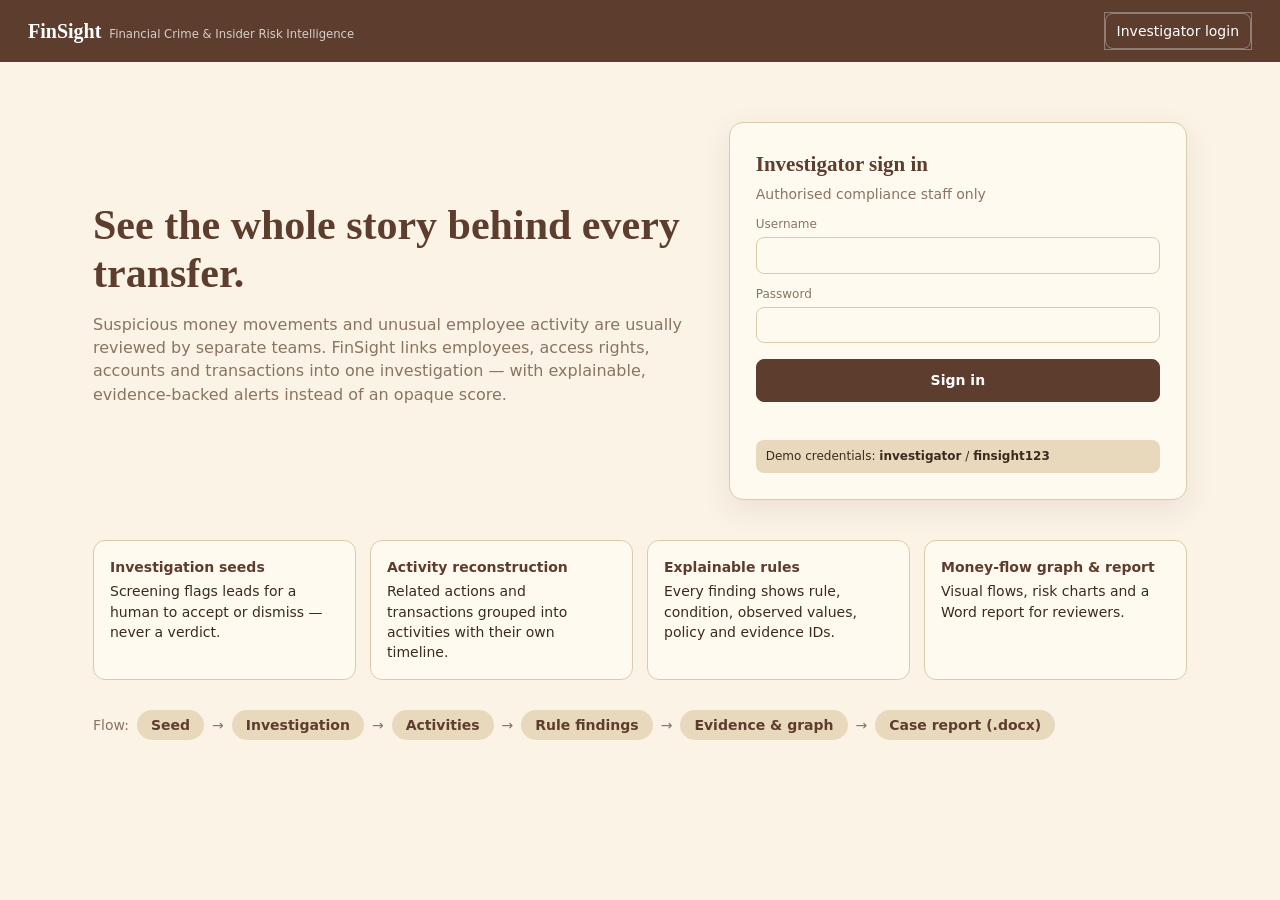
<file: frontend/index.html>
<!doctype html><html><head><meta charset="utf-8"><title>FinSight - Investigator Portal</title><meta name="viewport" content="width=device-width,initial-scale=1"><link rel="stylesheet" href="style.css"></head><body>
<div class="nav"><div><b>FinSight</b><small>Financial Crime &amp; Insider Risk Intelligence</small></div><a href="#login"><button>Investigator login</button></a></div>
<section class="hero"><div><h1>See the whole story behind every transfer.</h1>
<p>Suspicious money movements and unusual employee activity are usually reviewed by separate teams. FinSight links employees, access rights, accounts and transactions into one investigation &mdash; with explainable, evidence-backed alerts instead of an opaque score.</p></div>
<form class="login" id="login" onsubmit="return go(event)"><h2>Investigator sign in</h2><div class="mu">Authorised compliance staff only</div>
<label>Username</label><input id="u" autocomplete="username" required><label>Password</label><input id="p" type="password" autocomplete="current-password" required>
<button class="p">Sign in</button><div class="err" id="err"></div><div class="hint">Demo credentials: <b>investigator</b> / <b>finsight123</b></div></form></section>
<section class="feat"><div><b>Investigation seeds</b>Screening flags leads for a human to accept or dismiss &mdash; never a verdict.</div><div><b>Activity reconstruction</b>Related actions and transactions grouped into activities with their own timeline.</div><div><b>Explainable rules</b>Every finding shows rule, condition, observed values, policy and evidence IDs.</div><div><b>Money-flow graph &amp; report</b>Visual flows, risk charts and a Word report for reviewers.</div></section>
<div class="flow">Flow: <span>Seed</span>&rarr;<span>Investigation</span>&rarr;<span>Activities</span>&rarr;<span>Rule findings</span>&rarr;<span>Evidence &amp; graph</span>&rarr;<span>Case report (.docx)</span></div>
<script src="config.js"></script><script>
if (sessionStorage.getItem("fs")) location = "dashboard.html";
async function go(e) { e.preventDefault(); $err = document.getElementById("err"); $err.textContent = "";
  try { const r = await fetch(API + "/login", { method: "POST", headers: { "Content-Type": "application/json" }, body: JSON.stringify({ username: u.value, password: p.value }) }), d = await r.json();
    if (!r.ok) { $err.textContent = d.error; return false; } sessionStorage.setItem("fs", JSON.stringify(d)); location = "dashboard.html";
  } catch { $err.textContent = "Cannot reach the backend on port 5000. Is it running?"; } return false; }
</script></body></html>
</file>
<file: frontend/style.css>
:root{--cream:#faf3e6;--paper:#fffaf0;--tan:#e8d9bd;--line:#dccbab;--brown:#5c3d2e;--brown2:#a86f44;--tx:#3b2a20;--mu:#8a7462}
*{box-sizing:border-box}body{margin:0;font:14px/1.45 "Segoe UI",system-ui,sans-serif;background:var(--cream);color:var(--tx)}
h1,h2,h3{font-family:Georgia,serif;color:var(--brown)}.mu{color:var(--mu)}a{color:var(--brown2)}
button,select,input{font:inherit;color:var(--tx);background:var(--paper);border:1px solid var(--line);border-radius:8px;padding:7px 11px}
button{cursor:pointer}button.p{background:var(--brown);color:#fff;border-color:var(--brown);font-weight:600}button.p:hover{background:#452c20}
.nav{display:flex;justify-content:space-between;align-items:center;padding:12px 28px;background:var(--brown);color:#fff}.nav b{font:700 20px Georgia,serif}.nav small{opacity:.75;margin-left:8px}.nav a,.nav button{color:#fff;background:none;border:1px solid #ffffff55}
/* landing */
.hero{display:grid;grid-template-columns:1.3fr 1fr;gap:40px;padding:60px 28px 40px;max-width:1150px;margin:auto;align-items:center}.hero h1{font-size:42px;line-height:1.15;margin:0 0 14px}.hero p{font-size:16px;color:var(--mu)}
.login{background:var(--paper);border:1px solid var(--line);border-radius:14px;padding:26px;box-shadow:0 10px 30px #5c3d2e18}.login h2{margin:0 0 4px}.login label{display:block;margin:12px 0 4px;font-size:12px;color:var(--mu)}.login input{width:100%}.login button{width:100%;margin-top:16px;padding:10px}.err{color:#b3402a;margin-top:8px;min-height:18px}.hint{background:var(--tan);border-radius:8px;padding:8px 10px;margin-top:12px;font-size:12px}
.feat{display:grid;grid-template-columns:repeat(4,1fr);gap:14px;max-width:1150px;margin:0 auto;padding:0 28px 30px}.feat div{background:var(--paper);border:1px solid var(--line);border-radius:12px;padding:16px}.feat b{color:var(--brown);display:block;margin-bottom:4px}
.flow{max-width:1150px;margin:auto;padding:0 28px 50px;display:flex;gap:8px;flex-wrap:wrap;align-items:center;color:var(--mu)}.flow span{background:var(--tan);color:var(--brown);border-radius:20px;padding:5px 14px;font-weight:600}
/* dashboard */
.wrap{max-width:1300px;margin:auto;padding:14px 22px}.filters{position:sticky;top:0;z-index:5;background:var(--paper);border:1px solid var(--line);border-radius:12px;padding:10px 14px;display:flex;flex-wrap:wrap;gap:14px;align-items:flex-end;box-shadow:0 4px 12px #5c3d2e12}
.fg{display:flex;flex-direction:column;gap:3px}.fg>label{font-size:11px;text-transform:uppercase;letter-spacing:.05em;color:var(--mu)}.fg .row{display:flex;gap:6px}.sep{width:1px;background:var(--line);align-self:stretch}
.card{background:var(--paper);border:1px solid var(--line);border-radius:12px;padding:14px}h3{margin:0 0 8px;font-size:13px;text-transform:uppercase;letter-spacing:.05em}
.seeds{display:flex;gap:10px;overflow-x:auto;padding:12px 0}.seed{min-width:270px;max-width:300px;background:var(--paper);border:1px solid var(--line);border-radius:12px;padding:11px}.seed p{margin:4px 0;font-size:12px;color:var(--mu)}
.tag{background:var(--tan);border-radius:8px;padding:1px 8px;font-size:11px}.badge{padding:2px 9px;border-radius:10px;font-size:11px;font-weight:700;color:#fff}.HIGH{background:#b3402a}.MEDIUM{background:#d08a2e}.LOW{background:#6b8f4e}.CLEAR{background:#9c8b7a}
.kpis{display:grid;grid-template-columns:repeat(4,1fr);gap:12px;margin:12px 0}.kpi{background:var(--brown);color:#fff;border-radius:12px;padding:12px 14px}.kpi b{display:block;font:700 24px Georgia,serif}.kpi small{opacity:.8}
.g3{display:grid;grid-template-columns:repeat(3,1fr);gap:12px;margin-bottom:12px}.g2{display:grid;grid-template-columns:1.1fr 1fr;gap:12px;margin-bottom:12px}
.tabs{display:flex;gap:8px;flex-wrap:wrap;margin:6px 0 12px}.tab{padding:7px 13px;border-radius:9px;background:var(--tan);cursor:pointer}.tab.on{background:var(--brown);color:#fff}
.f{border-left:4px solid var(--brown2);background:var(--cream);padding:8px 11px;border-radius:6px;margin-bottom:8px}.f small{display:block;color:var(--mu)}.gap{color:#b3402a;font-size:12px}
.ev{border-left:2px solid var(--line);padding:1px 0 7px 10px;font-size:13px}.ev.ACTION{border-color:var(--brown2)}.ev.flag{border-color:#b3402a}.ev small{color:var(--mu)}
table{border-collapse:collapse;width:100%;font-size:13px}th{background:var(--tan);color:var(--brown);text-align:left}td,th{padding:5px 8px;border-bottom:1px solid var(--line)}
.legend{display:flex;gap:14px;flex-wrap:wrap;font-size:12px;color:var(--mu);margin:6px 0}.legend i{display:inline-block;width:12px;height:12px;vertical-align:-2px;margin-right:4px}
.explain{background:var(--cream);border-radius:8px;padding:9px 11px;font-size:13px;margin-top:8px}svg text{fill:var(--tx);font-size:11px}
</file>
